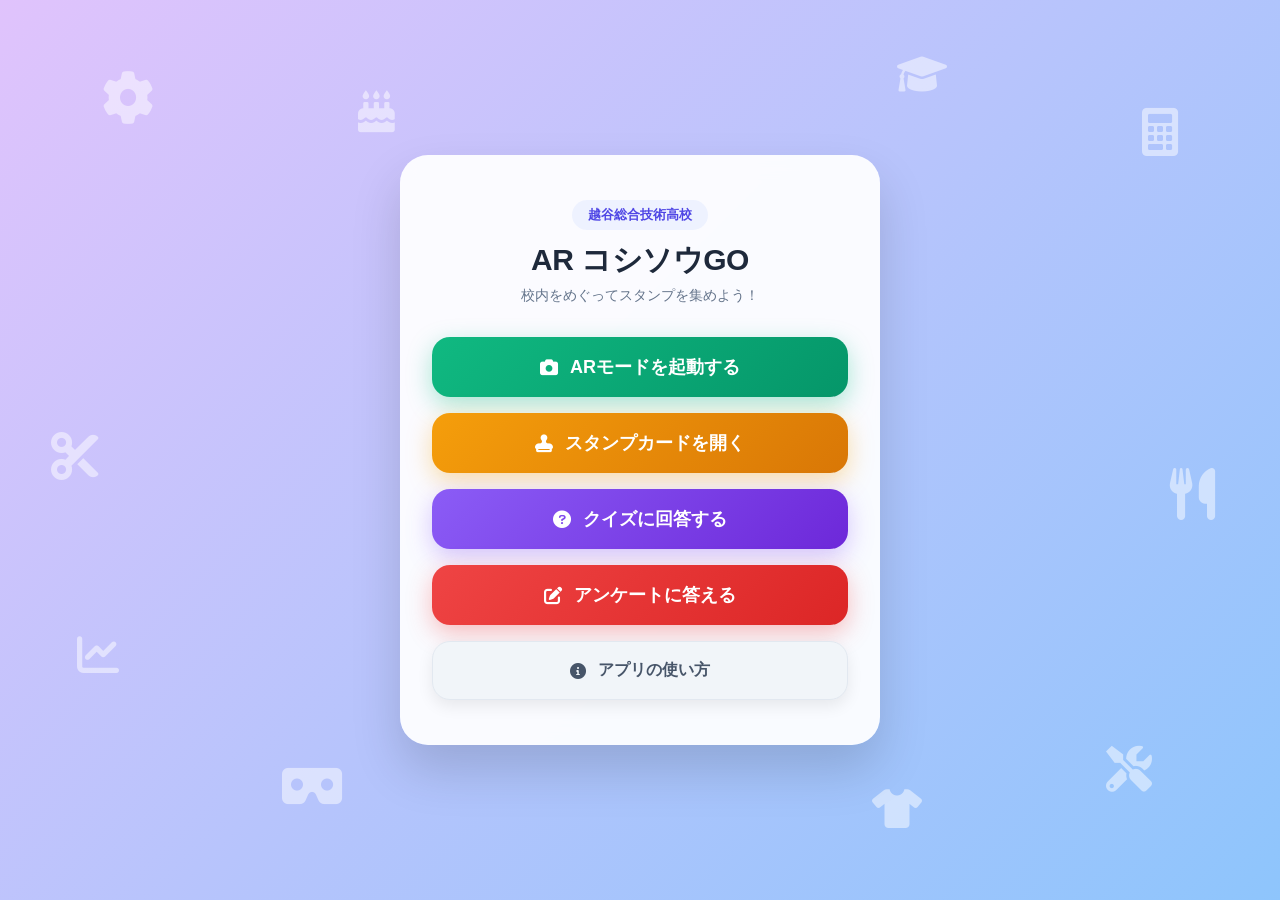
<file: index.html>
<!DOCTYPE html>
<html lang="ja">
<head>
    <meta charset="UTF-8">
    <meta name="viewport" content="width=device-width, initial-scale=1.0">
    <title>越総 ARナビ</title>
    <link href="https://cdnjs.cloudflare.com/ajax/libs/font-awesome/6.0.0/css/all.min.css" rel="stylesheet">
    <style>
        /* 全体のベーススタイル */
        * {
            box-sizing: border-box;
            margin: 0;
            padding: 0;
            font-family: 'Helvetica Neue', Arial, 'Hiragino Kaku Gothic ProN', 'Hiragino Sans', Meiryo, sans-serif;
        }

        body {
            background: linear-gradient(135deg, #e0c3fc 0%, #8ec5fc 100%);
            min-height: 100vh;
            display: flex;
            justify-content: center;
            align-items: center;
            padding: 24px;
            position: relative;
            overflow: hidden;
        }

        /* 余白を埋める浮遊背景パーツ */
        .bg-decorations {
            position: absolute;
            top: 0;
            left: 0;
            width: 100%;
            height: 100%;
            pointer-events: none;
            z-index: 0;
        }

        .decor-item {
            position: absolute;
            color: rgba(255, 255, 255, 0.5);
            animation: float 6s ease-in-out infinite alternate;
        }

        /* アイコン配置 */
        .item-kougyou1 { top: 8%; left: 8%; animation-delay: 0s; font-size: 52px; }
        .item-kougyou2 { bottom: 12%; right: 10%; animation-delay: 2s; font-size: 46px; }
        .item-shougyou1 { top: 12%; right: 8%; animation-delay: 1s; font-size: 48px; }
        .item-shougyou2 { bottom: 25%; left: 6%; animation-delay: 3s; font-size: 42px; }
        .item-fukushoku1 { top: 48%; left: 4%; animation-delay: 1.5s; font-size: 48px; }
        .item-fukushoku2 { bottom: 8%; right: 28%; animation-delay: 0.5s; font-size: 40px; }
        .item-shokumotsu1 { top: 52%; right: 5%; animation-delay: 2.5s; font-size: 52px; }
        .item-shokumotsu2 { top: 10%; left: 28%; animation-delay: 1.8s; font-size: 42px; }
        .item-ar1 { bottom: 10%; left: 22%; animation-delay: 0.8s; font-size: 48px; }
        .item-ar2 { top: 6%; right: 26%; animation-delay: 2.2s; font-size: 40px; }

        @keyframes float {
            0% { transform: translateY(0px) rotate(0deg); }
            100% { transform: translateY(-22px) rotate(12deg); }
        }

        /* メインのカード型容器 */
        .app-card {
            position: relative;
            z-index: 1;
            background: rgba(255, 255, 255, 0.93);
            backdrop-filter: blur(10px);
            border-radius: 28px;
            padding: 45px 32px;
            width: 100%;
            max-width: 480px;
            box-shadow: 0 25px 50px rgba(0, 0, 0, 0.15);
            text-align: center;
        }

        /* ヘッダー部分 */
        .app-header {
            margin-bottom: 32px;
        }

        .app-badge {
            display: inline-block;
            background: #eef2ff;
            color: #4f46e5;
            font-size: 13px;
            font-weight: bold;
            padding: 6px 16px;
            border-radius: 20px;
            margin-bottom: 10px;
        }

        .app-title {
            font-size: 30px;
            color: #1e293b;
            font-weight: 800;
            letter-spacing: -0.5px;
        }

        .app-subtitle {
            font-size: 14px;
            color: #64748b;
            margin-top: 6px;
        }

        /* メインボタンエリア */
        .btn-group {
            display: flex;
            flex-direction: column;
            gap: 16px;
        }

        /* 共通ボタン基本設定 */
        .btn {
            display: flex;
            align-items: center;
            justify-content: center;
            gap: 12px;
            width: 100%;
            padding: 18px 20px;
            font-size: 18px;
            font-weight: 700;
            border: none;
            border-radius: 18px;
            text-decoration: none;
            cursor: pointer;
            transition: all 0.2s ease;
            box-shadow: 0 6px 16px rgba(0, 0, 0, 0.08);
        }

        .btn:active {
            transform: scale(0.98);
        }

        /* 各ボタンの色定義 */
        .btn-ar {
            background: linear-gradient(135deg, #10b981, #059669);
            color: white;
            box-shadow: 0 8px 24px rgba(16, 185, 129, 0.35);
        }

        .btn-stamp {
            background: linear-gradient(135deg, #f59e0b, #d97706);
            color: white;
            box-shadow: 0 8px 24px rgba(245, 158, 11, 0.35);
        }

        /* ★追加：クイズボタンのスタイル */
        .btn-quiz {
            background: linear-gradient(135deg, #8b5cf6, #6d28d9);
            color: white;
            box-shadow: 0 8px 24px rgba(139, 92, 246, 0.35);
        }

        .btn-survey {
            background: linear-gradient(135deg, #ef4444, #dc2626);
            color: white;
            box-shadow: 0 8px 24px rgba(239, 68, 68, 0.35);
        }

        .btn-usage {
            background: #f1f5f9;
            color: #475569;
            border: 1px solid #e2e8f0;
            font-size: 16px;
        }

        .btn-usage:hover {
            background: #e2e8f0;
        }

        /* アプリの使い方 */
        .guide-box {
            display: none;
            margin-top: 18px;
            background: #f8fafc;
            border: 1px solid #e2e8f0;
            border-radius: 18px;
            padding: 18px;
            text-align: left;
            font-size: 14px;
            color: #334155;
            line-height: 1.6;
        }

        .guide-box h4 {
            color: #0f172a;
            font-size: 15px;
            margin-bottom: 8px;
            display: flex;
            align-items: center;
            gap: 6px;
        }

        .guide-box ol {
            padding-left: 20px;
        }

        .guide-box li {
            margin-bottom: 6px;
        }
    </style>
</head>
<body>

    <div class="bg-decorations">
        <i class="fa-solid fa-gear decor-item item-kougyou1"></i>
        <i class="fa-solid fa-screwdriver-wrench decor-item item-kougyou2"></i>
        <i class="fa-solid fa-calculator decor-item item-shougyou1"></i>
        <i class="fa-solid fa-chart-line decor-item item-shougyou2"></i>
        <i class="fa-solid fa-scissors decor-item item-fukushoku1"></i>
        <i class="fa-solid fa-shirt decor-item item-fukushoku2"></i>
        <i class="fa-solid fa-utensils decor-item item-shokumotsu1"></i>
        <i class="fa-solid fa-cake-candles decor-item item-shokumotsu2"></i>
        <i class="fa-solid fa-vr-cardboard decor-item item-ar1"></i>
        <i class="fa-solid fa-graduation-cap decor-item item-ar2"></i>
    </div>

    <div class="app-card">
        <div class="app-header">
            <span class="app-badge">越谷総合技術高校</span>
            <h1 class="app-title">AR コシソウGO</h1>
            <p class="app-subtitle">校内をめぐってスタンプを集めよう！</p>
        </div>

        <div class="btn-group">
            <a href="./videoMaya.html" class="btn btn-ar">
                <i class="fa-solid fa-camera"></i>
                ARモードを起動する
            </a>

            <a href="./map.html" class="btn btn-stamp">
                <i class="fa-solid fa-stamp"></i>
                スタンプカードを開く
            </a>

            <!-- ★追加：クイズに回答するボタン（form.html へ遷移） -->
            <a href="./form.html" class="btn btn-quiz">
                <i class="fa-solid fa-circle-question"></i>
                クイズに回答する
            </a>

            <a href="https://forms.gle/NvS4azoim9Pduo2w6" class="btn btn-survey">
                <i class="fa-solid fa-pen-to-square"></i>
                アンケートに答える
            </a>

            <button type="button" class="btn btn-usage" id="toggleGuide">
                <i class="fa-solid fa-circle-info"></i>
                アプリの使い方
            </button>
        </div>

        <div class="guide-box" id="guideBox">
            <h4><i class="fa-solid fa-circle-info" style="color: #3b82f6;"></i> アプリのあそびかた</h4>
            <ol>
                <li><strong>「ARモードを起動」</strong>を押してカメラを許可します。</li>
                <li>校内にある<strong>ARマーカー</strong>をかざすと、キャラや案内動画が出現！</li>
                <li>スポットを巡って<strong>スタンプコンプリート</strong>を目指しましょう！</li>
            </ol>
        </div>
    </div>

    <script>
        const toggleBtn = document.getElementById('toggleGuide');
        const guideBox = document.getElementById('guideBox');

        toggleBtn.addEventListener('click', () => {
            if (guideBox.style.display === 'block') {
                guideBox.style.display = 'none';
            } else {
                guideBox.style.display = 'block';
            }
        });
    </script>
</body>
</html>
</file>
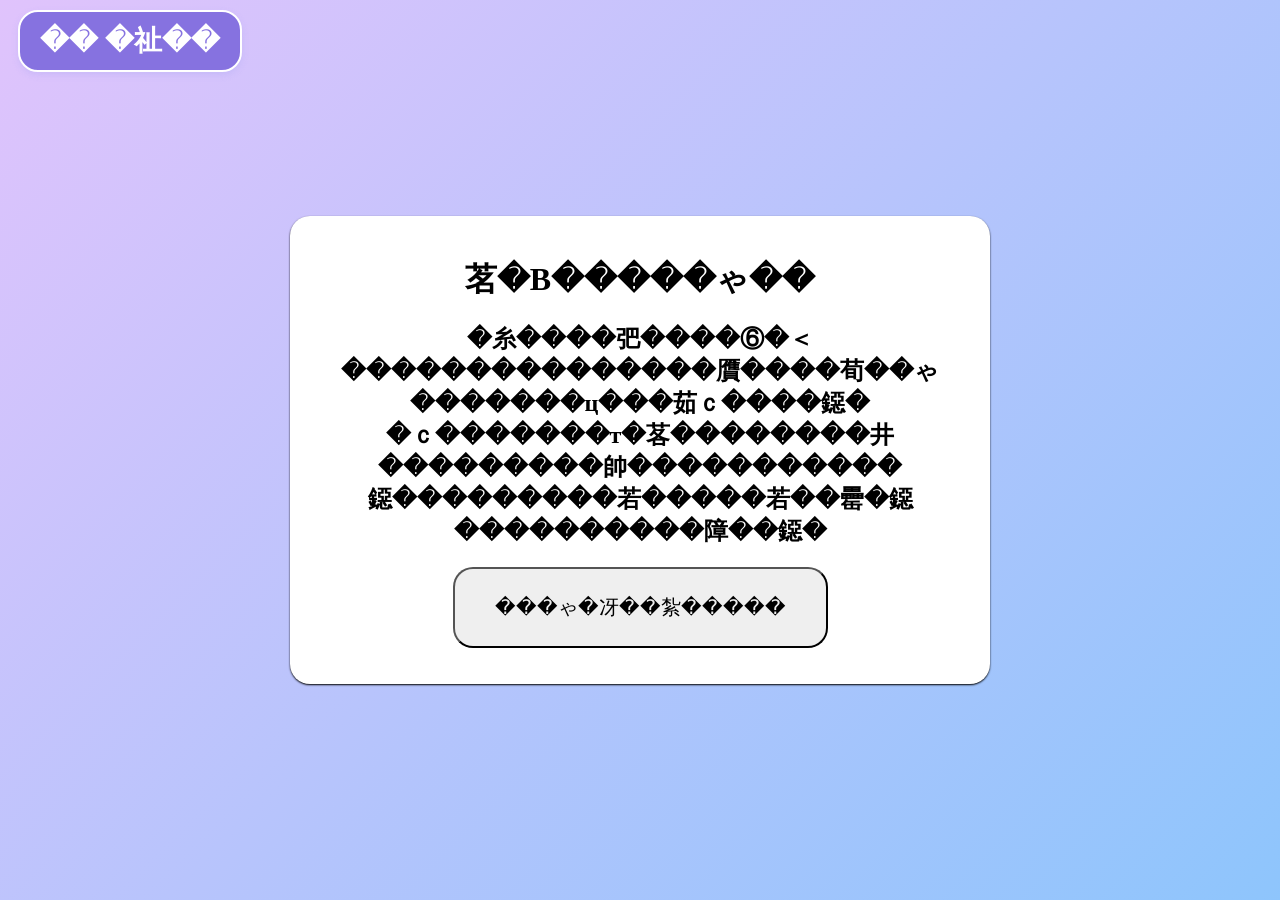
<file: form.html>
<html> 
<head>
	<meta http-equiv="Content-Type" content="text/html:charset=EUC-JP">
    <title>クイズ</title>
    <style>

        .back-btn {
            position: fixed;
             top: 10px;
            left: 18px;

            padding: 10px 20px;

            background-color: #8672e0;
            color: white;

            font-size: 28px;
            font-weight: bold;

            text-decoration: none;

            border: 2px solid white;
            border-radius: 20px;

            box-shadow: 0 3px 6px rgba(164, 165, 243, 0.3);
        }
        .next-btn{
            border-radius: 20px;
            padding: 25px 40px;
            text-decoration: none;
            font-size: 20px;
        }
        body {
            text-align: center;
            min-height: 100vh;
            margin: 0;
            background: linear-gradient(135deg, #e0c3fc 0%, #8ec5fc 100%);
            min-height: 100vh;
            display: flex;
            justify-content: center;
            align-items: center;
        }
        .box {
            background-color: white;
            border-radius: 20px;
            padding: 20px;
            width: 80%;
            max-width: 700px;
            margin: 30px auto;
            box-sizing: border-box;
            box-shadow: 0 1px 2px black;
        }
    </style>

</head>
<body style="margin: 0px; overflow: hidden;">
    <div class="box">
    <h1>謎解きクイズ</h1>
    <h2>画像を頼りに学校のどこかにある場所を見つけそこで謎を解こう！<br>難しいので余裕があれば挑戦してみてください！<br>
        １問目はホームルーム棟１階にあります！
    </h2>
    <form action="quiz.html">
    <button type="submit" class="next-btn">クイズを始める</button>
    </form>
    </div>
    <a href="index.html" class="back-btn">← 戻る</a>
</body>
</html>
</file>
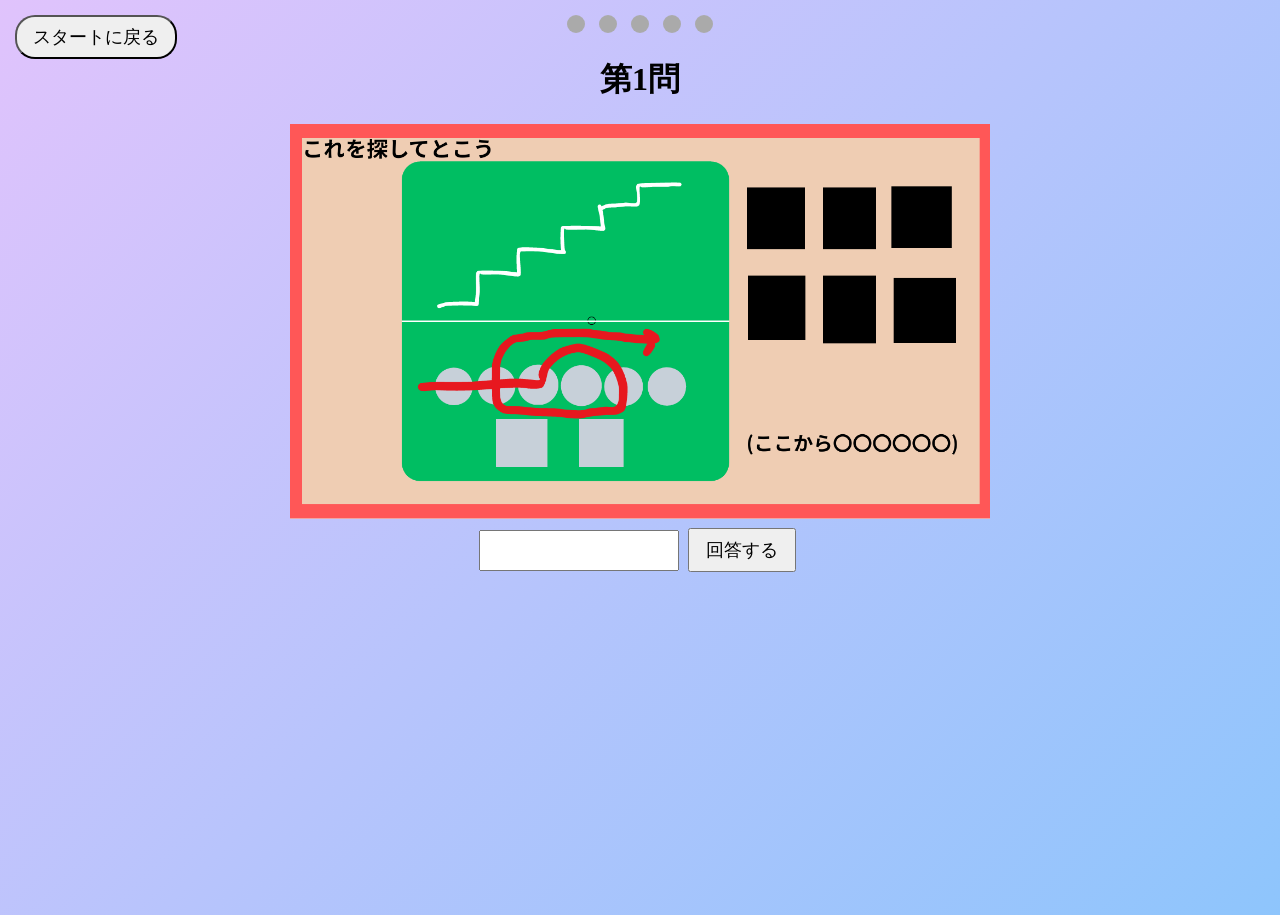
<file: quiz.html>
<!DOCTYPE html>
<html lang="ja">
<head>
<meta charset="UTF-8">
<meta name="viewport" content="width=device-width,initial-scale=1">
<title>クイズ</title>
<style>
body{
text-align:center;margin:0;min-height:100vh;
background:linear-gradient(135deg,#e0c3fc,#8ec5fc)
}
button{font-size:18px;padding:8px 16px;margin:5px}
#startButton{
position:fixed;top:10px;left:10px;border-radius:20px
}
.answer{
font-size:18px;padding:8px;width:200px;
box-sizing:border-box
}
#progress{margin:15px}
.circle{
display:inline-block;width:18px;height:18px;
border-radius:50%;background:#aaa;margin:0 5px
}
.circle.correct{background:green}
.circle.incorrect{background:red}
#quiz1Image{width:min(700px,90vw)}
#quiz2Area{
position:relative;display:inline-block;max-width:100vw
}
#quiz2Image{
width:min(996px,100vw);display:block
}
#canvas{
position:absolute;left:0;top:0;
width:100%;height:100%;touch-action:none
}
#quiz3Image{width:min(850px,90vw)}
#setumei{white-space:pre-line}

#quiz4Image{width:min(1000px,90vw)}
</style>
</head>

<body>

<button id="startButton" onclick="location.href='form.html'">
スタートに戻る
</button>

<div id="progress">
<span class="circle"></span>
<span class="circle"></span>
<span class="circle"></span>
<span class="circle"></span>
<span class="circle"></span>
</div>

<h1 id="questionNumber">第1問</h1>

<div id="q1">
<img id="quiz1Image" src="クイズ資料/quiz1.png" alt="第1問">
<br>
<input class="answer" id="answer1" type="text">
<button onclick="checkQ1()">回答する</button>
</div>

<div id="q2" style="display:none">
<div id="quiz2Area">
<img id="quiz2Image" src="クイズ資料/quiz2.png" alt="第2問">
<canvas id="canvas"></canvas>
</div>
<div>
<input class="answer" id="answer2" type="text">
<br>
<button onclick="checkQ2()">回答する</button>
<button onclick="retryQ2()">やり直す</button>
</div>
</div>

<div id="q3" style="display:none">
<img id="quiz3Image" src="クイズ資料/quiz3.png" alt="第3問">
<br>
<input class="answer" id="answer3" type="text">
<button onclick="checkQ3()">回答する</button>
</div>

<div id="q4" style="display: none;">
<img id="quiz3Image" src="クイズ資料/quiz4.png" alt="第4問">
<br>
<input class="answer" id="answer4" type="text">
<button onclick="checkQ4()">回答する</button>
</div>

<div id="q5" style="display: none;">
<img id="quiz3Image" src="クイズ資料/quiz5.png" alt="第5問">
<br>
<input class="answer" id="answer5" type="text">
<button onclick="checkQ5()">回答する</button>
</div>

<p id="result"></p>
<p id="setumei"></p>
<div id="navigation"></div>

<script>
let q=1;
let results=[null,null,null];
let drawing=false;

const result=document.getElementById("result");
const setumei=document.getElementById("setumei");
const canvas=document.getElementById("canvas");
const ctx=canvas.getContext("2d");

function checkQ1(){
let a=document.getElementById("answer1").value;

if(a==="start"){
result.textContent="正解！";
setumei.textContent="正解は「start」です。\nここから謎解きクイズスタートです！\n矢印通りに階段を上り２階についたら右に曲がり直進してください。\n実習等２階の謎を解きましょう。";
setResult(true);
}else{
result.textContent="不正解……";
setumei.textContent="正解は「start」です。\nここから謎解きクイズスタートです！\n矢印通りに階段を上り２階についたら右に曲がり直進してください。\n実習等２階の謎を解きましょう。";
setResult(false);
}

document.getElementById("navigation").innerHTML=
'<button onclick="nextQ(2)">次の問題</button>';
}

function checkQ2(){
let a=document.getElementById("answer2").value;

if(a==="調理"){
result.textContent="正解！";
setumei.textContent="正解は「調理」です！\n第3問へ進もう！";
setResult(true);
}else{
result.textContent="不正解……";
setumei.textContent="正解は「調理」です！\n絵をつなげると「はくまいうえのにもじよめ」になります。\n白米のイラストが描いてある集団調理の「調理」が答えになります。\n第3問へ進もう！";
setResult(false);
}

document.getElementById("navigation").style.display="block";
document.getElementById("navigation").innerHTML=
'<button onclick="nextQ(3)">次の問題</button>';
}

function checkQ3(){
let a=document.getElementById("answer3").value;

if(a==="しんかんせん"){
result.textContent="正解！";
setumei.textContent="正解は「しんかんせん」です！\n次は実習棟三階で謎を解きましょう";
setResult(true);
}else{
result.textContent="不正解……";
setumei.textContent="正解は「しんかんせん」です！\n次は実習棟三階で謎を解きましょう";
setResult(false);
}

document.getElementById("navigation").style.display="block";
document.getElementById("navigation").innerHTML=
'<button onclick="nextQ(4)">次の問題</button>';

}

function checkQ4(){
let a=document.getElementById("answer4").value;

if(a==="おりもの"){
result.textContent="正解！";
setumei.textContent="正解は「おりもの」です！\n次の問題は実習棟4階で解きましょう";
setResult(true);
}else{
result.textContent="不正解……";
setumei.textContent="正解は「おりもの」です！\n次の問題は実習棟4階で解きましょう";
setResult(false);
}

document.getElementById("navigation").style.display="block";
document.getElementById("navigation").innerHTML=
'<button onclick="nextQ(5)">次の問題</button>';
}

function checkQ5(){
let a=document.getElementById("answer5").value;

if(a==="プログラム"){
result.textContent="正解！";
setumei.textContent="正解は「プログラム」です！";
setResult(true);
}else{
result.textContent="不正解……";
setumei.textContent="正解は「プログラム」です！";
setResult(false);
}

document.getElementById("navigation").innerHTML="";
document.getElementById("navigation").style.display="none";
}

function nextQ(num){
q=num;
document.getElementById("q1").style.display="none";
document.getElementById("q2").style.display="none";
document.getElementById("q3").style.display="none";
document.getElementById("q4").style.display="none";
document.getElementById("q5").style.display="none";
document.getElementById("navigation").style.display="none";
result.textContent="";
setumei.textContent="";
document.getElementById("questionNumber").textContent="第"+num+"問";

if(num===2){
document.getElementById("q2").style.display="block";
resize();
}else if(num===3){
document.getElementById("q3").style.display="block";
}else if(num===4){
document.getElementById("q4").style.display="block";
}else if(num===5){
document.getElementById("q5").style.display="block";
}
}

function setResult(ok){
results[q-1]=ok?"correct":"incorrect";

document.querySelectorAll(".circle").forEach((c,i)=>{
c.className="circle";
if(results[i])c.classList.add(results[i]);
});
}

canvas.addEventListener("pointerdown",e=>{
drawing=true;
ctx.beginPath();
ctx.moveTo(e.offsetX,e.offsetY);
});

canvas.addEventListener("pointermove",e=>{
if(!drawing)return;
ctx.lineTo(e.offsetX,e.offsetY);
ctx.stroke();
});

canvas.addEventListener("pointerup",()=>{
drawing=false;
});

canvas.addEventListener("pointerleave",()=>{
drawing=false;
});

function retryQ2(){
ctx.clearRect(0,0,canvas.width,canvas.height);
}

function resize(){
canvas.width=canvas.offsetWidth;
canvas.height=canvas.offsetHeight;
}

window.addEventListener("resize",resize);
</script>

</body>
</html>
</file>
